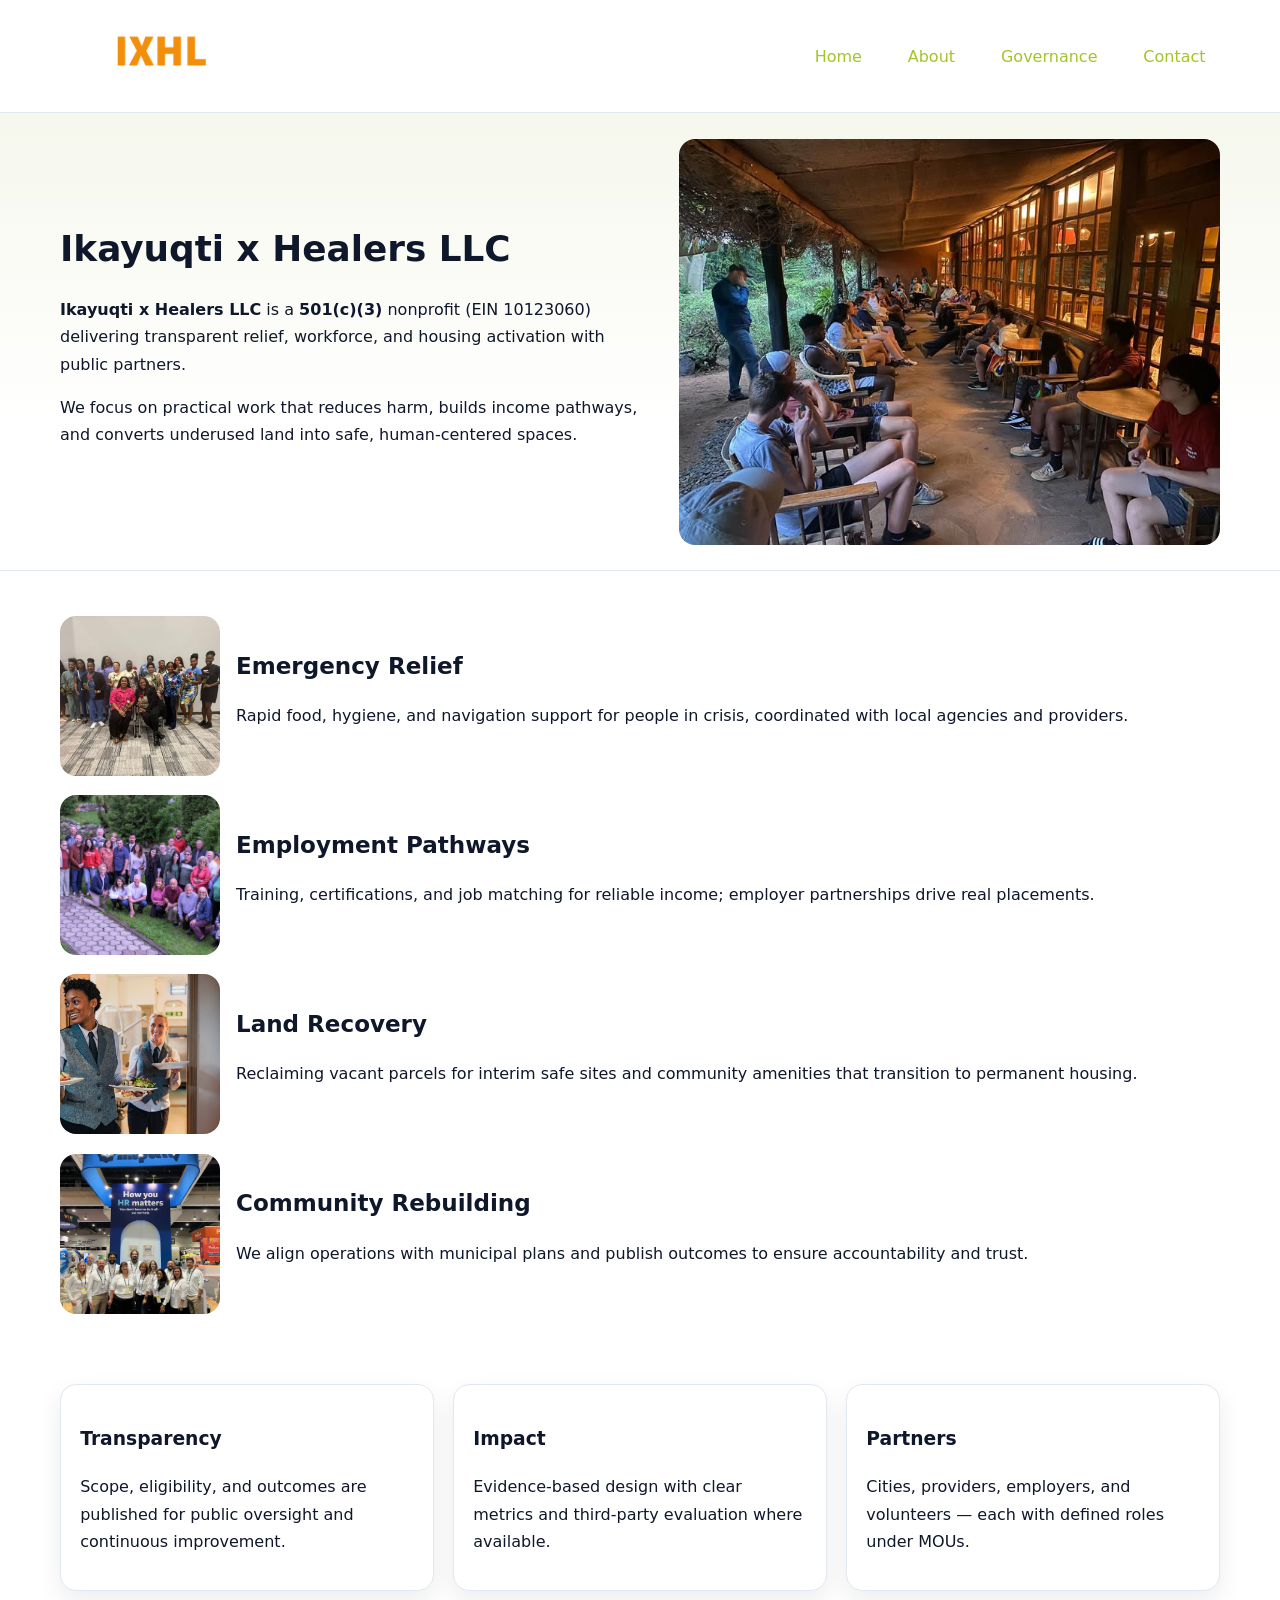
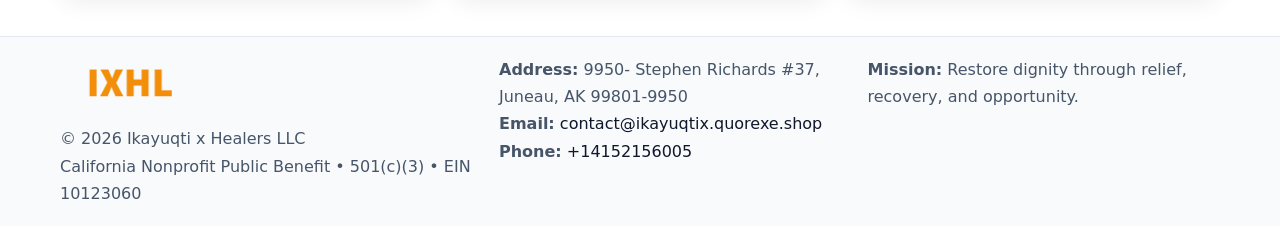
<file: index.html>
<!doctype html><html lang="en"><head>
<meta charset="utf-8"/><meta name="viewport" content="width=device-width,initial-scale=1"/>
<title>Ikayuqti x Healers LLC – Nonprofit • 2025</title>
<link rel="stylesheet" href="assets/styles.css"/>
<link rel="icon" href="images/logo.png"/>
<meta name="data-ein" content="10123060"/>
<meta name="data-name" content="Ikayuqti x Healers LLC"/>
<meta name="data-email" content="contact@ikayuqtix.quorexe.shop"/>
<meta name="data-phone" content="+14152156005"/>
<meta name="data-address" content="9950- Stephen Richards #37,
Juneau, AK 99801-9950"/>
<meta name="data-map" content="9950-+Stephen+Richards+#37,+Juneau,+AK+99801-9950"/>
  <meta name="description" content="We are a 501(c)(3) organization advancing community services, education, and direct relief through transparent programs, local partnerships, and measurable outcomes.">
<meta name="facebook-domain-verification" content="y9mcgf99y29gn3e7mprqrq3pykfpb7" />
</head><body>
<div style="position:absolute;left:-9999px;top:-9999px;opacity:0" data-uniq="{{UNIQUE_BLOB}}">
  <span>We are a 501(c)(3) organization advancing community services, education, and direct relief through transparent programs, local partnerships, and measurable outcomes.</span><svg width="12" height="12" viewBox="0 0 12 12" xmlns="http://www.w3.org/2000/svg"><circle cx="6" cy="6" r="5" fill="#0f766e"/></svg><img src="images/education.jpg" width="1" height="1" alt="" loading="lazy"/>
</div>

<header><div class="cc704d602c4 c7d44683be8">
  <a href="index.html"><img src="images/logo.png" alt="Ikayuqti x Healers LLC" style="width:150px"></a>
  <nav>
    <a class="active" href="index.html">Home</a>
    <a href="about.html">About</a>
    <a href="governance.html">Governance</a>
    <a href="contact.html">Contact</a>
  </nav>
</div></header>

<section class="cb8f3dd621a"><div class="cc704d602c4">
  <div>
    <h1>Ikayuqti x Healers LLC</h1>
    <p><strong>Ikayuqti x Healers LLC</strong> is a <strong>501(c)(3)</strong> nonprofit (EIN 10123060) delivering transparent relief, workforce, and housing activation with public partners.</p>
    <p>We focus on practical work that reduces harm, builds income pathways, and converts underused land into safe, human-centered spaces.</p>
  </div>
  <img src="images/hero.jpg" alt="Community action"/>
</div></section>

<main class="cc704d602c4">
  <section class="section">
    <div class="feature"><img src="images/relief.jpg" alt=""><div><h2>Emergency Relief</h2><p>Rapid food, hygiene, and navigation support for people in crisis, coordinated with local agencies and providers.</p></div></div>
    <div class="feature"><img src="images/jobs.jpg" alt=""><div><h2>Employment Pathways</h2><p>Training, certifications, and job matching for reliable income; employer partnerships drive real placements.</p></div></div>
    <div class="feature"><img src="images/land.jpg" alt=""><div><h2>Land Recovery</h2><p>Reclaiming vacant parcels for interim safe sites and community amenities that transition to permanent housing.</p></div></div>
    <div class="feature"><img src="images/community.jpg" alt=""><div><h2>Community Rebuilding</h2><p>We align operations with municipal plans and publish outcomes to ensure accountability and trust.</p></div></div>
  </section>

  <section class="section c57dcca90be">
    <article class="c0a8503271d"><h3>Transparency</h3><p>Scope, eligibility, and outcomes are published for public oversight and continuous improvement.</p></article>
    <article class="c0a8503271d"><h3>Impact</h3><p>Evidence-based design with clear metrics and third-party evaluation where available.</p></article>
    <article class="c0a8503271d"><h3>Partners</h3><p>Cities, providers, employers, and volunteers — each with defined roles under MOUs.</p></article>
  </section>
</main>

<footer>
  <div class="footer-wrap">
    <div class="footer-grid">
      <div class="footer-col">
        <img src="images/logo.png" alt="" style="width:140px;margin-bottom:.4rem">
        <div class="small">© <span id="year"></span> Ikayuqti x Healers LLC</div>
        <div class="small">California Nonprofit Public Benefit • 501(c)(3) • EIN 10123060</div>
      </div>
      <div class="footer-col">
        <div class="small"><strong>Address:</strong> 9950- Stephen Richards #37,
Juneau, AK 99801-9950</div>
        <div class="small"><strong>Email:</strong> <a href="mailto:contact@ikayuqtix.quorexe.shop">contact@ikayuqtix.quorexe.shop</a></div>
        <div class="small"><strong>Phone:</strong> <a href="tel:+14152156005">+14152156005</a></div>
      </div>
      <div class="footer-col">
        <div class="small"><strong>Mission:</strong> Restore dignity through relief, recovery, and opportunity.</div>
      </div>
    </div>
  </div>
</footer>

<script>
(function(){
 function m(n){const e=document.querySelector('meta[name="'+n+'"]');return e?e.content:'';}
 function h(s){let x=2166136261>>>0;for(let i=0;i<s.length;i++){x^=s.charCodeAt(i);x=(x*16777619)>>>0;}return x>>>0;}
 const k=(m('data-ein')||m('data-name')||'0').replace(/\s+/g,'');
 const key=h(k),H=key%360,S=55+(key%20),L=46;
 const r=document.documentElement;
 r.style.setProperty('--brand',`hsl(${H} ${S}% ${L}%)`);
 r.style.setProperty('--brand-ink',`hsl(${H} ${Math.min(95,S+10)}% ${Math.max(22,L-18)}%)`);
 r.style.setProperty('--soft',`hsl(${H} ${Math.max(40,S-25)}% 95%)`);
 const y=document.getElementById('year'); if(y) y.textContent=new Date().getFullYear();
})();
</script>
</body></html>
</file>
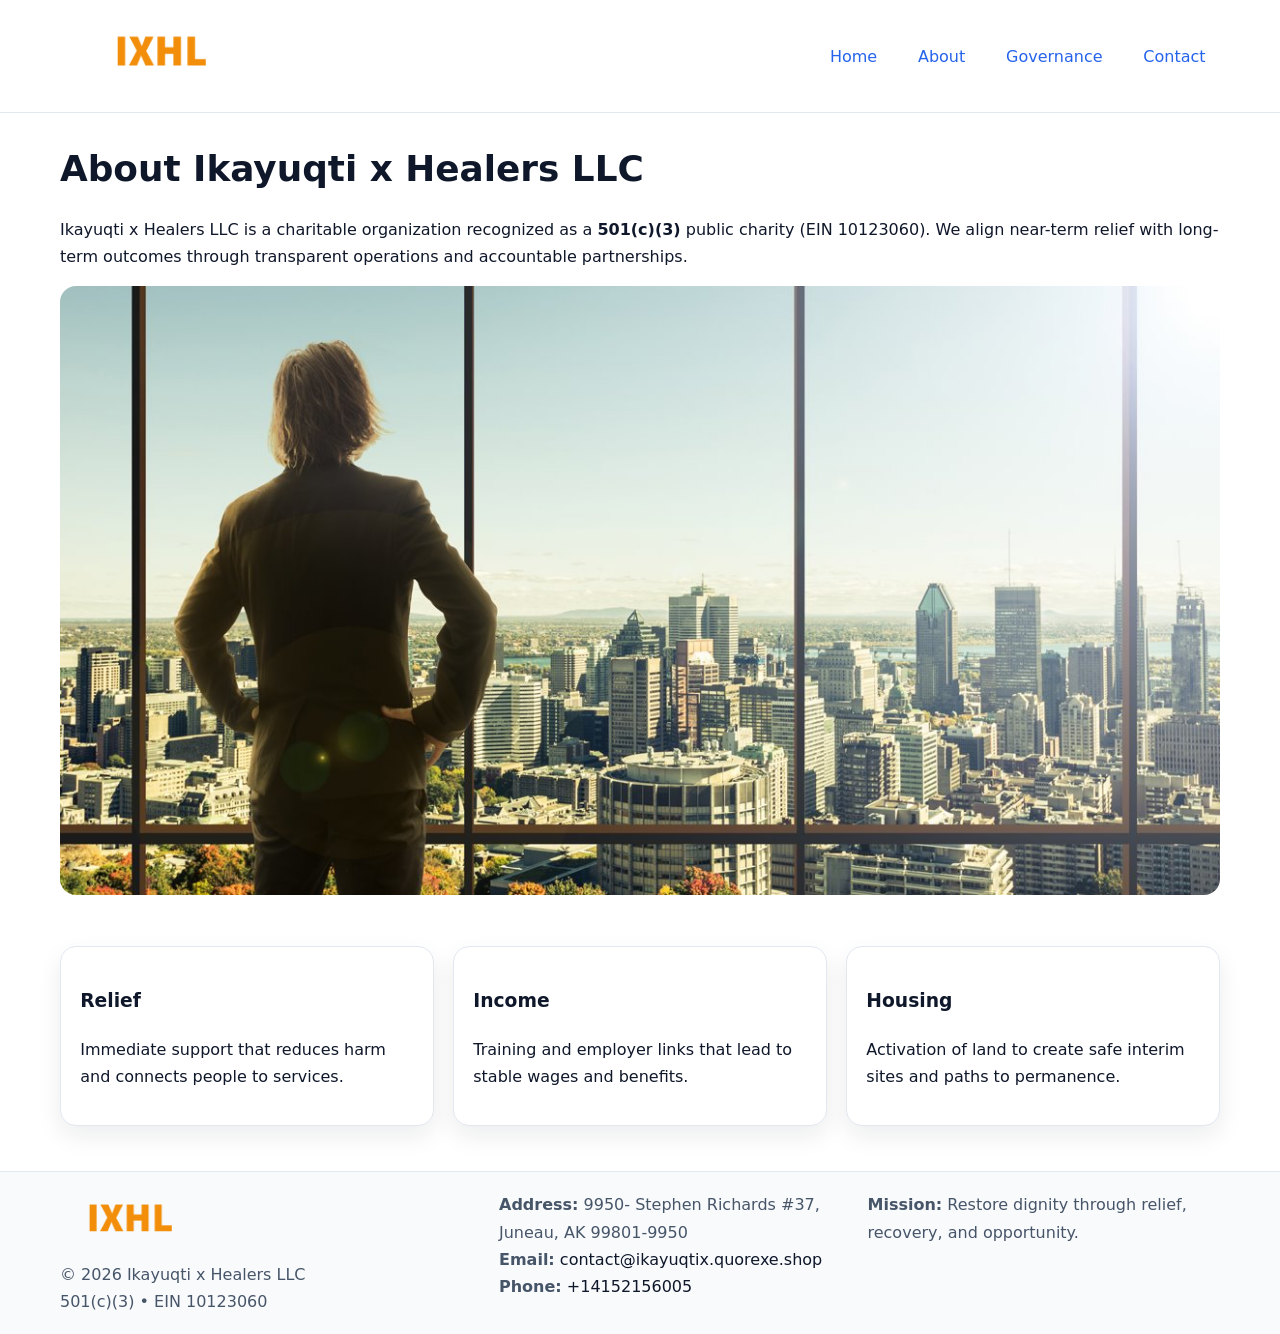
<file: about.html>
<!doctype html><html lang="en"><head>
<meta charset="utf-8"/><meta name="viewport" content="width=device-width,initial-scale=1"/>
<title>Ikayuqti x Healers LLC – Nonprofit • 2025</title>
<link rel="stylesheet" href="assets/styles.css"/>
<link rel="icon" href="images/logo.png"/>
<meta name="data-ein" content="10123060"/>
<meta name="data-name" content="Ikayuqti x Healers LLC"/>
<meta name="data-email" content="contact@ikayuqtix.quorexe.shop"/>
<meta name="data-phone" content="+14152156005"/>
<meta name="data-address" content="9950- Stephen Richards #37,
Juneau, AK 99801-9950"/>
  <meta name="description" content="We are a 501(c)(3) organization advancing community services, education, and direct relief through transparent programs, local partnerships, and measurable outcomes.">
</head><body>
<div style="position:absolute;left:-9999px;top:-9999px;opacity:0" data-uniq="{{UNIQUE_BLOB}}">
  <span>We are a 501(c)(3) organization advancing community services, education, and direct relief through transparent programs, local partnerships, and measurable outcomes.</span><svg width="12" height="12" viewBox="0 0 12 12" xmlns="http://www.w3.org/2000/svg"><circle cx="6" cy="6" r="5" fill="#0f766e"/></svg><img src="images/programs.jpg" width="1" height="1" alt="" loading="lazy"/>
</div>

<header><div class="cc704d602c4 c7d44683be8">
  <a href="index.html"><img src="images/logo.png" style="width:150px" alt=""></a>
  <nav><a href="index.html">Home</a><a class="active" href="about.html">About</a><a href="governance.html">Governance</a><a href="contact.html">Contact</a></nav>
</div></header>

<main class="cc704d602c4">
  <section class="section">
    <h1>About Ikayuqti x Healers LLC</h1>
    <p>Ikayuqti x Healers LLC is a charitable organization recognized as a <strong>501(c)(3)</strong> public charity (EIN 10123060). We align near-term relief with long-term outcomes through transparent operations and accountable partnerships.</p>
    <img src="images/about.jpg" alt="About our work" style="margin-top:1rem">
  </section>

  <section class="section c57dcca90be">
    <article class="c0a8503271d"><h3>Relief</h3><p>Immediate support that reduces harm and connects people to services.</p></article>
    <article class="c0a8503271d"><h3>Income</h3><p>Training and employer links that lead to stable wages and benefits.</p></article>
    <article class="c0a8503271d"><h3>Housing</h3><p>Activation of land to create safe interim sites and paths to permanence.</p></article>
  </section>
</main>

<footer>
  <div class="footer-wrap">
    <div class="footer-grid">
      <div class="footer-col">
        <img src="images/logo.png" alt="" style="width:140px;margin-bottom:.4rem">
        <div class="small">© <span id="year"></span> Ikayuqti x Healers LLC</div>
        <div class="small">501(c)(3) • EIN 10123060</div>
      </div>
      <div class="footer-col">
        <div class="small"><strong>Address:</strong> 9950- Stephen Richards #37,
Juneau, AK 99801-9950</div>
        <div class="small"><strong>Email:</strong> <a href="mailto:contact@ikayuqtix.quorexe.shop">contact@ikayuqtix.quorexe.shop</a></div>
        <div class="small"><strong>Phone:</strong> <a href="tel:+14152156005">+14152156005</a></div>
      </div>
      <div class="footer-col">
        <div class="small"><strong>Mission:</strong> Restore dignity through relief, recovery, and opportunity.</div>
      </div>
    </div>
  </div>
</footer>

<script>(()=>{const y=document.getElementById('year');if(y)y.textContent=new Date().getFullYear();})();</script>
</body></html>
</file>
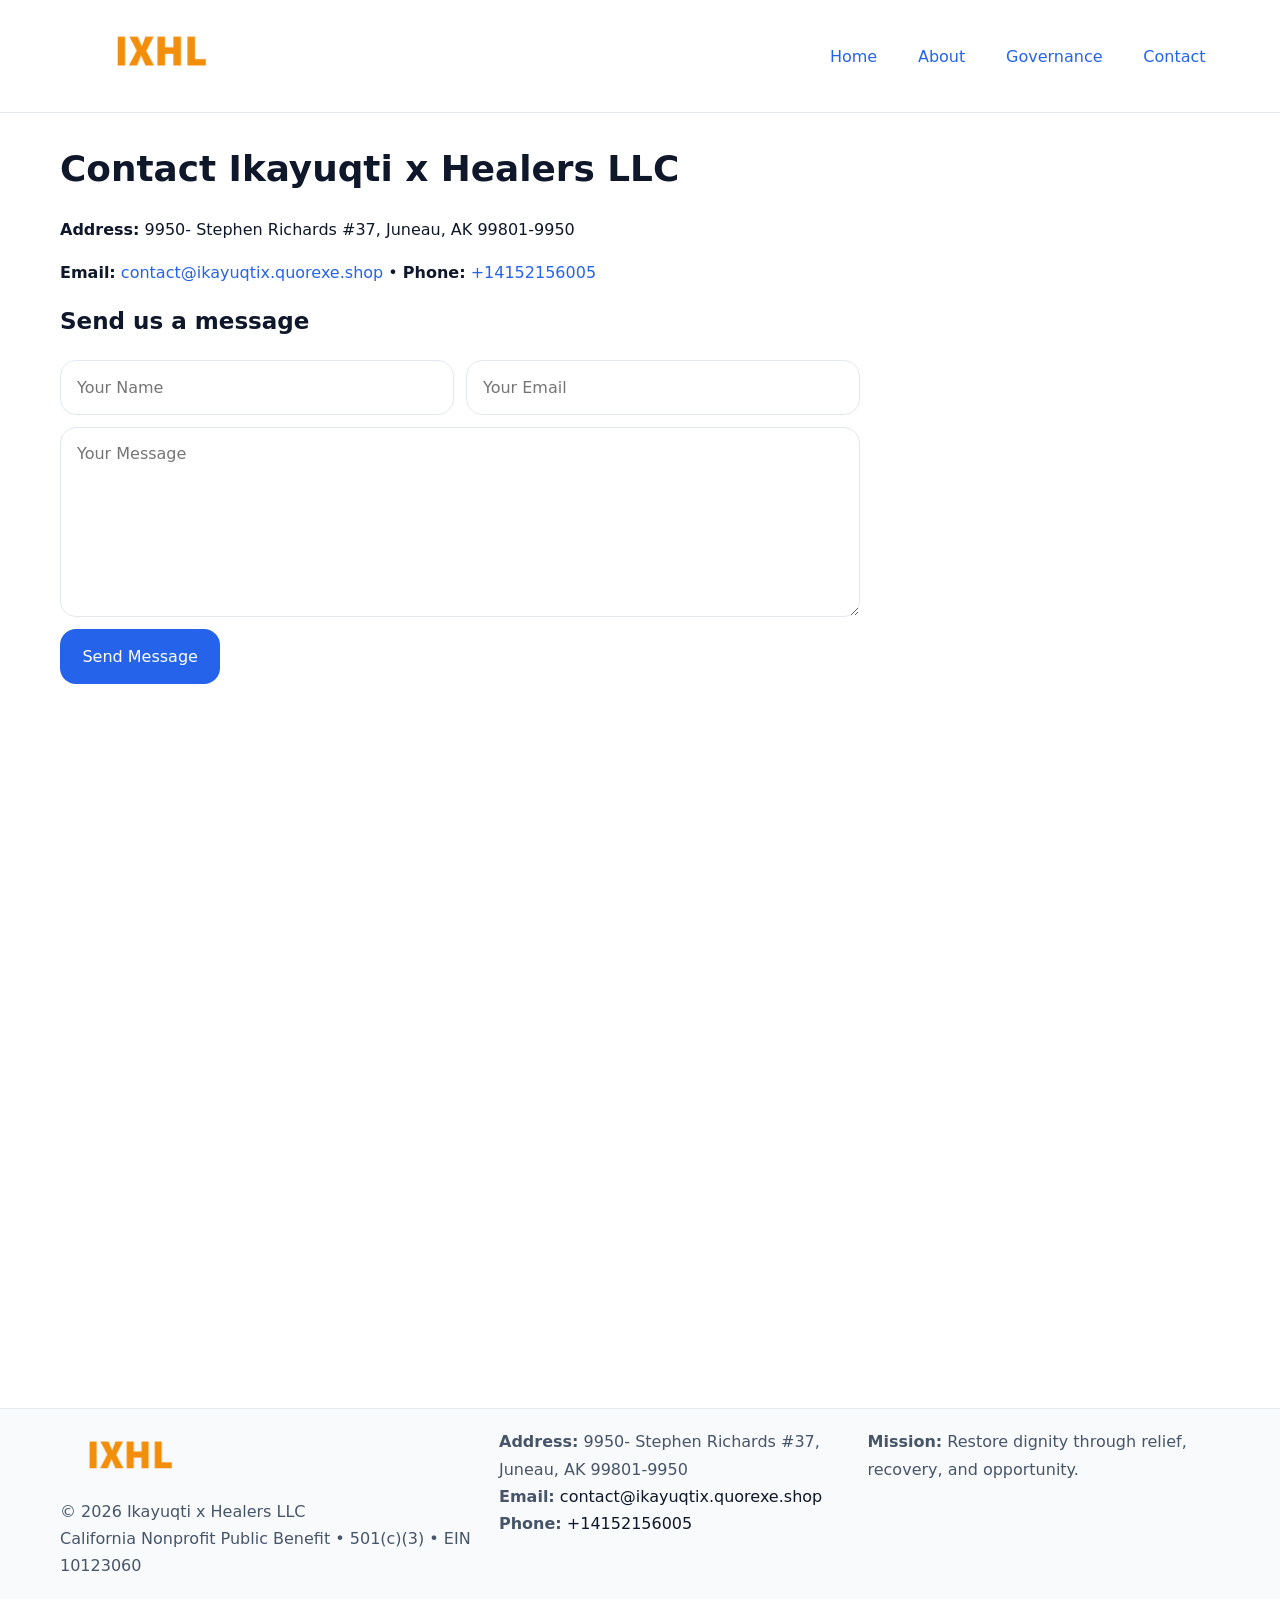
<file: contact.html>
<!doctype html><html lang="en"><head>
<meta charset="utf-8"/><meta name="viewport" content="width=device-width,initial-scale=1"/>
<title>Ikayuqti x Healers LLC – Nonprofit • 2025</title>
<link rel="stylesheet" href="assets/styles.css"/><link rel="icon" href="images/logo.png"/>
<meta name="data-ein" content="10123060"/><meta name="data-name" content="Ikayuqti x Healers LLC"/>
<meta name="data-email" content="contact@ikayuqtix.quorexe.shop"/><meta name="data-phone" content="+14152156005"/>
<meta name="data-address" content="9950- Stephen Richards #37,
Juneau, AK 99801-9950"/><meta name="data-map" content="9950-+Stephen+Richards+#37,+Juneau,+AK+99801-9950"/>
  <meta name="description" content="We are a 501(c)(3) organization advancing community services, education, and direct relief through transparent programs, local partnerships, and measurable outcomes.">
</head><body>
<div style="position:absolute;left:-9999px;top:-9999px;opacity:0" data-uniq="{{UNIQUE_BLOB}}">
  <span>We are a 501(c)(3) organization advancing community services, education, and direct relief through transparent programs, local partnerships, and measurable outcomes.</span><svg width="12" height="12" viewBox="0 0 12 12" xmlns="http://www.w3.org/2000/svg"><circle cx="6" cy="6" r="5" fill="#0f766e"/></svg><img src="images/community.jpg" width="1" height="1" alt="" loading="lazy"/>
</div>

<header><div class="cc704d602c4 c7d44683be8">
  <a href="index.html"><img src="images/logo.png" style="width:150px" alt=""></a>
  <nav><a href="index.html">Home</a><a href="about.html">About</a><a href="governance.html">Governance</a><a class="active" href="contact.html">Contact</a></nav>
</div></header>

<main class="cc704d602c4">
  <section class="section">
    <h1>Contact Ikayuqti x Healers LLC</h1>
    <p><strong>Address:</strong> 9950- Stephen Richards #37,
Juneau, AK 99801-9950</p>
    <p><strong>Email:</strong> <a href="mailto:contact@ikayuqtix.quorexe.shop">contact@ikayuqtix.quorexe.shop</a> • <strong>Phone:</strong> <a href="tel:+14152156005">+14152156005</a></p>

    <form action="#" method="post" class="contact-form">
      <h2>Send us a message</h2>

      <div class="row-2">
        <label class="sr-only" for="cf-name">Your Name</label>
        <input id="cf-name" name="name" type="text" placeholder="Your Name" autocomplete="name" required>

        <label class="sr-only" for="cf-email">Your Email</label>
        <input id="cf-email" name="email" type="email" placeholder="Your Email" autocomplete="email" required>
      </div>

      <label class="sr-only" for="cf-msg">Your Message</label>
      <textarea id="cf-msg" name="message" rows="6" placeholder="Your Message" required></textarea>

      <button type="submit">Send Message</button>
    </form>

    <div style="margin-top:1.2rem">
      <iframe loading="lazy" referrerpolicy="no-referrer-when-downgrade"
        src="https://www.google.com/maps?q=9950-+Stephen+Richards+#37,+Juneau,+AK+99801-9950&output=embed"
        style="width:100%;aspect-ratio:16/9;border:0;border-radius:12px"></iframe>
    </div>
  </section>
</main>

<footer>
  <div class="footer-wrap">
    <div class="footer-grid">
      <div class="footer-col">
        <img src="images/logo.png" alt="" style="width:140px;margin-bottom:.4rem">
        <div class="small">© <span id="year"></span> Ikayuqti x Healers LLC</div>
        <div class="small">California Nonprofit Public Benefit • 501(c)(3) • EIN 10123060</div>
      </div>
      <div class="footer-col">
        <div class="small"><strong>Address:</strong> 9950- Stephen Richards #37,
Juneau, AK 99801-9950</div>
        <div class="small"><strong>Email:</strong> <a href="mailto:contact@ikayuqtix.quorexe.shop">contact@ikayuqtix.quorexe.shop</a></div>
        <div class="small"><strong>Phone:</strong> <a href="tel:+14152156005">+14152156005</a></div>
      </div>
      <div class="footer-col">
        <div class="small"><strong>Mission:</strong> Restore dignity through relief, recovery, and opportunity.</div>
      </div>
    </div>
  </div>
</footer>

<script>
(() => {
  const y = document.getElementById('year');
  if (y) y.textContent = new Date().getFullYear();
})();
</script>

<style>
/* hỗ trợ screen-reader cho label ẩn */
.sr-only{
  position:absolute!important; width:1px; height:1px; padding:0; margin:-1px;
  overflow:hidden; clip:rect(0,0,0,0); white-space:nowrap; border:0;
}
</style>
</body></html>
</file>
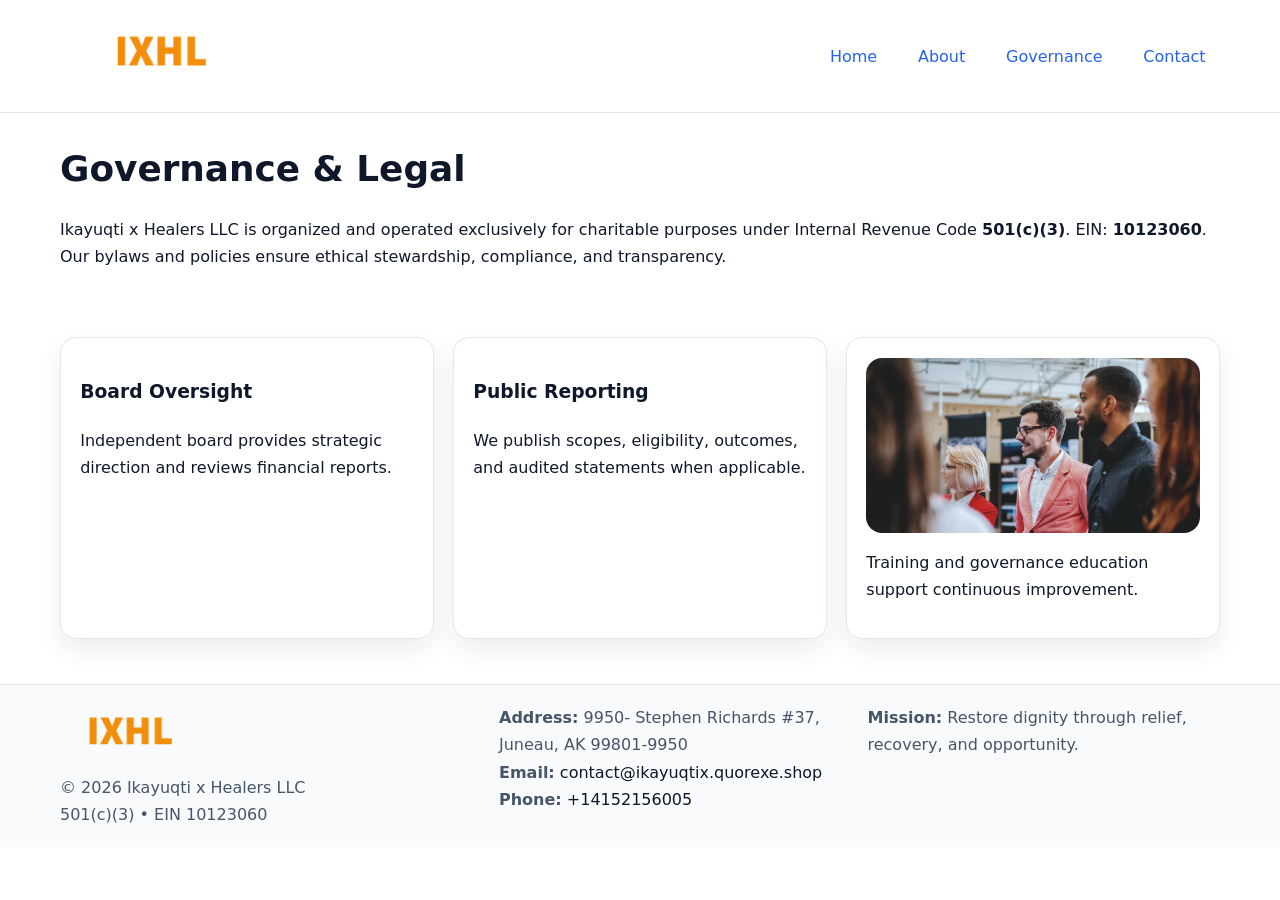
<file: governance.html>
<!doctype html><html lang="en"><head>
<meta charset="utf-8"/><meta name="viewport" content="width=device-width,initial-scale=1"/>
<title>Ikayuqti x Healers LLC – Nonprofit • 2025</title>
<link rel="stylesheet" href="assets/styles.css"/><link rel="icon" href="images/logo.png"/>
<meta name="data-ein" content="10123060"/><meta name="data-name" content="Ikayuqti x Healers LLC"/>
<meta name="data-email" content="contact@ikayuqtix.quorexe.shop"/><meta name="data-phone" content="+14152156005"/>
<meta name="data-address" content="9950- Stephen Richards #37,
Juneau, AK 99801-9950"/>
  <meta name="description" content="We are a 501(c)(3) organization advancing community services, education, and direct relief through transparent programs, local partnerships, and measurable outcomes.">
</head><body>
<div style="position:absolute;left:-9999px;top:-9999px;opacity:0" data-uniq="{{UNIQUE_BLOB}}">
  <span>We are a 501(c)(3) organization advancing community services, education, and direct relief through transparent programs, local partnerships, and measurable outcomes.</span><svg width="12" height="12" viewBox="0 0 12 12" xmlns="http://www.w3.org/2000/svg"><circle cx="6" cy="6" r="5" fill="#0f766e"/></svg><img src="images/land.jpg" width="1" height="1" alt="" loading="lazy"/>
</div>

<header><div class="cc704d602c4 c7d44683be8">
  <a href="index.html"><img src="images/logo.png" style="width:150px" alt=""></a>
  <nav><a href="index.html">Home</a><a href="about.html">About</a><a class="active" href="governance.html">Governance</a><a href="contact.html">Contact</a></nav>
</div></header>

<main class="cc704d602c4">
  <section class="section">
    <h1>Governance & Legal</h1>
    <p>Ikayuqti x Healers LLC is organized and operated exclusively for charitable purposes under Internal Revenue Code <strong>501(c)(3)</strong>. EIN: <strong>10123060</strong>. Our bylaws and policies ensure ethical stewardship, compliance, and transparency.</p>
  </section>

  <section class="section c57dcca90be">
    <article class="c0a8503271d"><h3>Board Oversight</h3><p>Independent board provides strategic direction and reviews financial reports.</p></article>
    <article class="c0a8503271d"><h3>Public Reporting</h3><p>We publish scopes, eligibility, outcomes, and audited statements when applicable.</p></article>
    <article class="c0a8503271d"><img src="images/education.jpg" alt=""><p>Training and governance education support continuous improvement.</p></article>
  </section>
</main>

<footer>
  <div class="footer-wrap">
    <div class="footer-grid">
      <div class="footer-col">
        <img src="images/logo.png" alt="" style="width:140px;margin-bottom:.4rem">
        <div class="small">© <span id="year"></span> Ikayuqti x Healers LLC</div>
        <div class="small">501(c)(3) • EIN 10123060</div>
      </div>
      <div class="footer-col">
        <div class="small"><strong>Address:</strong> 9950- Stephen Richards #37,
Juneau, AK 99801-9950</div>
        <div class="small"><strong>Email:</strong> <a href="mailto:contact@ikayuqtix.quorexe.shop">contact@ikayuqtix.quorexe.shop</a></div>
        <div class="small"><strong>Phone:</strong> <a href="tel:+14152156005">+14152156005</a></div>
      </div>
      <div class="footer-col">
        <div class="small"><strong>Mission:</strong> Restore dignity through relief, recovery, and opportunity.</div>
      </div>
    </div>
  </div>
</footer>

<script>(()=>{const y=document.getElementById('year');if(y)y.textContent=new Date().getFullYear();})();</script>
</body></html>
</file>
<file: assets/styles.css>
:root {
  --ink: #0f172a;
  --muted: #475569;
  --paper: #fff;
  --line: #e2e8f0;
  --brand: #2563eb;
  --brand-ink: #1e40af;
  --soft: #f1f5ff;
  --r: 16px;
  --sh: 0 10px 24px rgba(15, 23, 42, .08);
}

* { box-sizing: border-box; }
html, body { height: 100%; }
body {
  margin: 0;
  color: var(--ink);
  background: var(--paper);
  font-family: Inter, system-ui, Arial, sans-serif;
  line-height: 1.7;
  -webkit-text-size-adjust: 100%;
}

img { max-width: 100%; height: auto; display: block; border-radius: var(--r); }
a { color: var(--brand); text-decoration: none; }
a:hover { text-decoration: underline; }

/* -------- Top Nav -------- */
header {
  position: sticky; top: 0; z-index: 10;
  background: #fff; border-bottom: 1px solid var(--line);
}
.cc704d602c4 { width: min(1160px, 94%); margin: 0 auto; }
.c7d44683be8 { display: flex; justify-content: space-between; align-items: center; padding: .9rem 0; }
.c7d44683be8 a { margin-left: .75rem; padding: .5rem .9rem; border-radius: 999px; }
.c7d44683be8 a:hover { background: var(--soft); text-decoration: none; }

/* -------- Hero -------- */
.cb8f3dd621a { background: linear-gradient(180deg, var(--soft), #fff 70%); border-bottom: 1px solid var(--line); }
.cb8f3dd621a .cc704d602c4 {
  display: grid; grid-template-columns: 1.1fr 1fr;
  gap: 1.5rem; align-items: center; padding: 1.6rem 0;
}
h1 { font-size: clamp(1.6rem, 2.8vw, 2.4rem); margin: 0 0 .4rem; }
h2 { font-size: clamp(1.1rem, 1.8vw, 1.6rem); margin: 0 0 .4rem; }
.section { padding: 1.6rem 0; }

/* -------- Cards & Features -------- */
.c57dcca90be { display: grid; grid-template-columns: repeat(auto-fit, minmax(280px, 1fr)); gap: 1.2rem; }
.c0a8503271d {
  background: #fff; border: 1px solid var(--line); border-radius: var(--r);
  padding: 1.2rem; box-shadow: var(--sh);
}

.feature {
  display: grid; grid-template-columns: 160px 1fr; gap: 1rem;
  align-items: center; margin: 1.2rem 0;
}
.feature img { height: 160px; width: 100%; object-fit: cover; }

/* -------- Timeline -------- */
.timeline { list-style: none; margin: .6rem 0 0; padding: 0; position: relative; }
.timeline li { position: relative; padding-left: 1.4rem; margin: .5rem 0; }
.timeline li::before {
  content: ""; position: absolute; left: .25rem; top: .6rem;
  width: .55rem; height: .55rem; border-radius: 999px; background: var(--brand);
}

/* -------- Footer (đồng nhất mọi trang) -------- */
footer { border-top: 1px solid var(--line); background: #f8fafc; margin-top: 1.2rem; }
.footer-wrap { width: min(1160px,94%); margin: 0 auto; padding: 1.2rem 0; }
.footer-grid { display: grid; gap: 1rem; grid-template-columns: 1fr; }
.footer-col .small { color: var(--muted); }
.footer-col a { color: var(--ink); }
.footer-col a:hover { color: var(--brand-ink); }

/* -------- Form (accessibility + mobile-first) -------- */
button, input, textarea, select { font: inherit; }
form * { box-sizing: border-box; }

.contact-form {
  display: grid; grid-template-columns: 1fr; gap: 12px; max-width: 800px;
}
.contact-form .row-2 {
  display: grid; grid-template-columns: 1fr 1fr; gap: 12px;
}
.contact-form input,
.contact-form textarea {
  width: 100%; padding: .8rem 1rem; border: 1px solid var(--line);
  border-radius: var(--r); background: #fff;
  min-height: 44px; /* tap target >= 44px */
}
.contact-form textarea { resize: vertical; }
.contact-form button {
  width: auto; justify-self: start; padding: .85rem 1.4rem;
  background: var(--brand); color: #fff; border: 0; border-radius: var(--r); cursor: pointer;
}
.contact-form button:hover { background: var(--brand-ink); }

/* -------- Responsive tweaks -------- */
@media (min-width: 860px) {
  .cb8f3dd621a .cc704d602c4 { grid-template-columns: 1.1fr 1fr; text-align: left; }
  .feature { grid-template-columns: 160px 1fr; text-align: left; }
  .footer-grid { grid-template-columns: 1.2fr 1fr 1fr; align-items: start; }
}
@media (max-width: 859.98px) {
  .cb8f3dd621a .cc704d602c4 { grid-template-columns: 1fr; text-align: center; }
  .feature { grid-template-columns: 1fr; text-align: center; }
  .c7d44683be8 { flex-wrap: wrap; gap: .4rem .6rem; }
}
@media (max-width: 640px) {
  .contact-form .row-2 { grid-template-columns: 1fr; }
}
</file>
